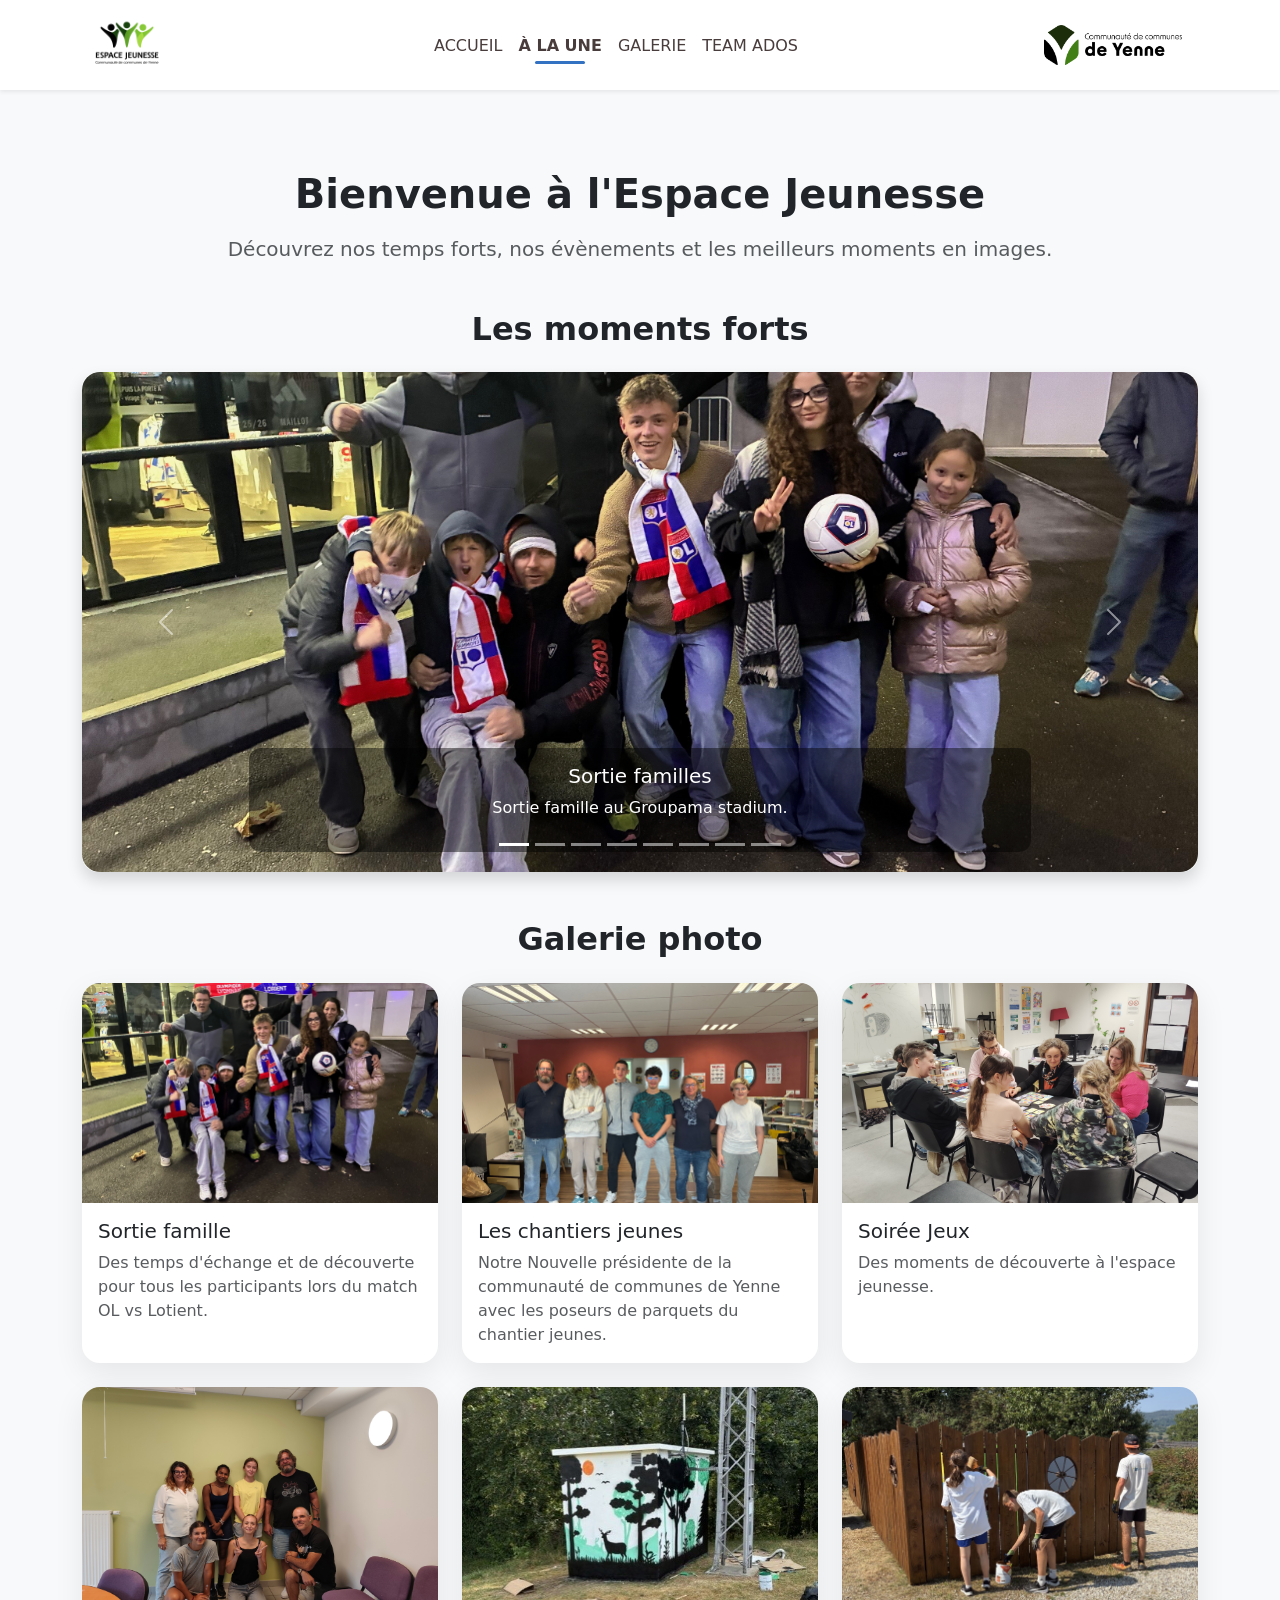
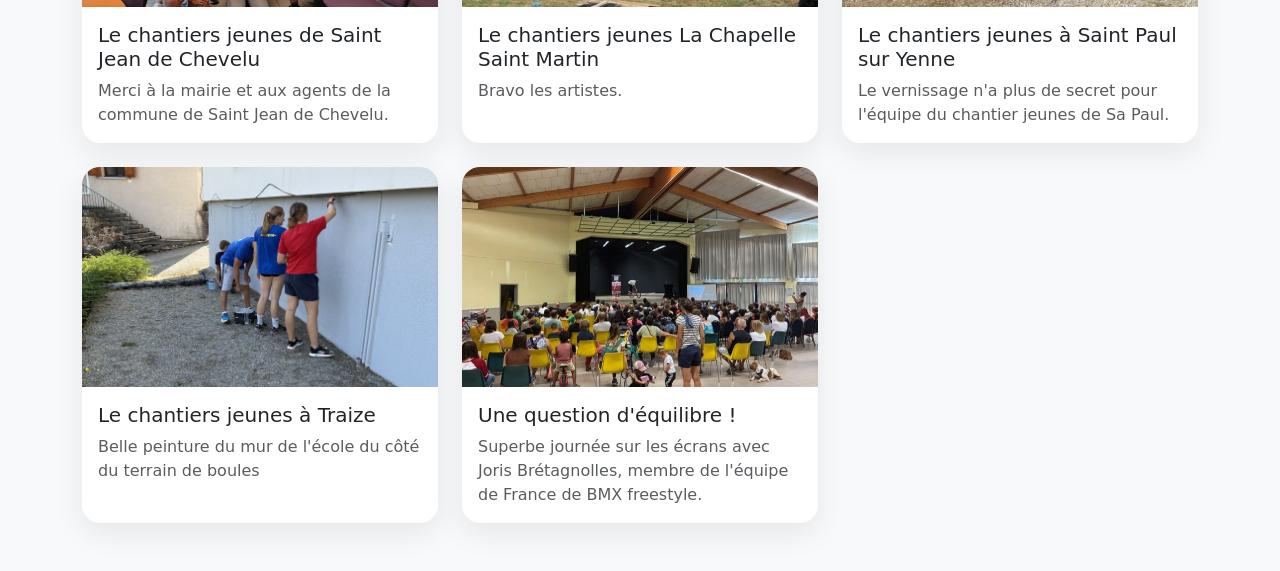
<file: medias.html>
<!doctype html>
<html lang="fr">
  <head>
    <meta charset="UTF-8" />
    <meta name="viewport" content="width=device-width, initial-scale=1.0" />

    <link
      rel="icon"
      type="image/x-icon"
      class="rounded"
      href="assets/favicon/favicon-rounded.ico"
    />

    <!-- Bootstrap -->
    <link
      rel="stylesheet"
      href="https://cdn.jsdelivr.net/npm/bootstrap@5.3.3/dist/css/bootstrap.min.css"
    />
    <script
      src="https://cdn.jsdelivr.net/npm/bootstrap@5.3.3/dist/js/bootstrap.bundle.min.js"
      integrity="sha384-YvpcrYf0tY3lHB60NNkmXc5s9fDVZLESaAA55NDzOxhy9GkcIdslK1eN7N6jIeHz"
      crossorigin="anonymous"
    ></script>
    <link
      rel="stylesheet"
      href="https://cdn.jsdelivr.net/npm/bootstrap-icons@1.13.1/font/bootstrap-icons.min.css"
    />

    <!-- CSS -->
    <link rel="stylesheet" href="assets/css/style.css" />
    <link rel="stylesheet" href="assets/css/navbar.css" />
    <link rel="stylesheet" href="assets/css/medias.css" />

    <title>Site jeunesse</title>
  </head>

  <body
    data-bs-spy="scroll"
    data-bs-target="#navbarNav"
    data-bs-offset="100"
    tabindex="0"
  >
    <!-- navBar -->
    <nav class="navbar fixed-top navbar-expand-lg bg-white shadow-sm">
      <div class="container">
        <a class="navbar-brand text-center" href="/">
          <img
            src="assets/logos/logo-espace-jeunesse.png"
            alt="logo-espace-jeunesse"
            height="60"
          />
        </a>

        <button
          class="navbar-toggler"
          type="button"
          data-bs-toggle="collapse"
          data-bs-target="#navbarNav"
          aria-controls="navbarNav"
          aria-expanded="false"
          aria-label="Toggle navigation"
        >
          <span class="navbar-toggler-icon"></span>
        </button>

        <div class="collapse navbar-collapse" id="navbarNav">
          <ul class="navbar-nav mx-auto">
            <li class="nav-item">
              <a class="nav-link" href="index.html">Accueil</a>
            </li>
            <li class="nav-item">
              <a class="nav-link" href="#carouselPhotos">À la une</a>
            </li>
            <li class="nav-item">
              <a class="nav-link" href="#galerie">Galerie</a>
            </li>
            <li class="nav-item">
              <a class="nav-link" href="teamados.html">Team ados</a>
            </li>
          </ul>
        </div>

        <a
          class="navbar-brand d-none d-lg-block"
          href="https://ccyenne.fr/"
          target="_blank"
        >
          <img
            src="assets/logos/logo-comcom-yenne.png"
            alt="logo-comcom-yenne"
            height="40"
          />
        </a>
      </div>
    </nav>

    <main>
      <!-- Intro -->
      <section id="accueil" class="hero-section">
        <div class="container text-center">
          <h1 class="mb-3">Bienvenue à l'Espace Jeunesse</h1>
          <p class="lead text-muted">
            Découvrez nos temps forts, nos évènements et les meilleurs moments
            en images.
          </p>
        </div>
      </section>

      <!-- Carousel -->
      <section id="carouselPhotos" class="pb-5">
        <div class="container">
          <h2 class="section-title text-center">Les moments forts</h2>

          <div
            id="mainCarousel"
            class="carousel slide carousel-fade"
            data-bs-ride="carousel"
          >
            <div class="carousel-indicators">
              <button
                type="button"
                data-bs-target="#mainCarousel"
                data-bs-slide-to="0"
                class="active"
                aria-current="true"
                aria-label="Slide 1"
              ></button>
              <button
                type="button"
                data-bs-target="#mainCarousel"
                data-bs-slide-to="1"
                aria-label="Slide 2"
              ></button>
              <button
                type="button"
                data-bs-target="#mainCarousel"
                data-bs-slide-to="2"
                aria-label="Slide 3"
              ></button>
              <button
                type="button"
                data-bs-target="#mainCarousel"
                data-bs-slide-to="3"
                aria-label="Slide 4"
              ></button>
              <button
                type="button"
                data-bs-target="#mainCarousel"
                data-bs-slide-to="4"
                aria-label="Slide 5"
              ></button>
              <button
                type="button"
                data-bs-target="#mainCarousel"
                data-bs-slide-to="5"
                aria-label="Slide 6"
              ></button>
              <button
                type="button"
                data-bs-target="#mainCarousel"
                data-bs-slide-to="6"
                aria-label="Slide 7"
              ></button>
              <button
                type="button"
                data-bs-target="#mainCarousel"
                data-bs-slide-to="7"
                aria-label="Slide 8"
              ></button>
            </div>

            <div class="carousel-inner rounded-4 shadow">
              <div class="carousel-item active" data-bs-interval="3000">
                <img
                  src="assets/images/Sortie-famille-ol.jpg"
                  class="d-block w-100"
                  alt="Sortie famille au Groupama stadium"
                />
                <div class="carousel-caption d-none d-md-block">
                  <h5>Sortie familles</h5>
                  <p>Sortie famille au Groupama stadium.</p>
                </div>
              </div>

              <div class="carousel-item" data-bs-interval="3000">
                <img
                  src="assets/images/chantier-jeunes.jpg"
                  class="d-block w-100"
                  alt="Jeunes en évènement"
                />
                <div class="carousel-caption d-none d-md-block">
                  <h5>Les chantiers jeunes</h5>
                  <p>
                    Des moments forts tout au long de l'année pour les jeunes.
                  </p>
                </div>
              </div>

              <div class="carousel-item" data-bs-interval="3000">
                <img
                  src="assets/images/Soirée-jeux.jpg"
                  class="d-block w-100"
                  alt="Ambiance conviviale"
                />
                <div class="carousel-caption d-none d-md-block">
                  <h5>Convivialité et partage</h5>
                  <p>
                    Un espace vivant pour se retrouver et construire des
                    projets.
                  </p>
                </div>
              </div>

              <div class="carousel-item" data-bs-interval="3000">
                <img
                  src="assets/images/Chantier jeunes Saint Jean.jpg"
                  class="d-block w-100"
                  alt="Ambiance conviviale"
                />
                <div class="carousel-caption d-none d-md-block">
                  <h5>Chantier jeunes</h5>
                  <p>
                    Un espace vivant pour se retrouver et construire des
                    projets.
                  </p>
                </div>
              </div>

              <div class="carousel-item" data-bs-interval="3000">
                <img
                  src="assets/images/Château d'eau La chapelle saint martin.jpg"
                  class="d-block w-100"
                  alt="Ambiance conviviale"
                />
                <div class="carousel-caption d-none d-md-block">
                  <h5>Chantier jeunes La Chapelle Saint Martin</h5>
                  <p>
                    Un espace vivant pour se retrouver et construire des
                    projets.
                  </p>
                </div>
              </div>

              <div class="carousel-item" data-bs-interval="3000">
                <img
                  src="assets/images/Chantier saint paul.jpg"
                  class="d-block w-100"
                  alt="Ambiance conviviale"
                />
                <div class="carousel-caption d-none d-md-block">
                  <h5>Chantier jeunes à Saint Paul sur Yenne</h5>
                  <p>Des experts en vernissage !!</p>
                </div>
              </div>

              <div class="carousel-item" data-bs-interval="3000">
                <img
                  src="assets/images/Chantier Traize.jpg"
                  class="d-block w-100"
                  alt="Ambiance conviviale"
                />
                <div class="carousel-caption d-none d-md-block">
                  <h5>Chantier jeunes à Traize</h5>
                  <p>Un mur tout neuf pour l'école de Traize.</p>
                </div>
              </div>

              <div class="carousel-item" data-bs-interval="3000">
                <img
                  src="assets/images/Scène du 26-06-26.jpeg"
                  class="d-block w-100"
                  alt="Ambiance conviviale"
                />
                <div class="carousel-caption d-none d-md-block">
                  <h5>Une question d'équilibre !</h5>
                  <p>
                    Superbe journée sur les écrans avec Joris Brétagnolles,
                    membre de l'équipe de France de BMX freestyle.
                  </p>
                </div>
              </div>
            </div>

            <button
              class="carousel-control-prev"
              type="button"
              data-bs-target="#mainCarousel"
              data-bs-slide="prev"
            >
              <span
                class="carousel-control-prev-icon"
                aria-hidden="true"
              ></span>
              <span class="visually-hidden">Précédent</span>
            </button>
            <button
              class="carousel-control-next"
              type="button"
              data-bs-target="#mainCarousel"
              data-bs-slide="next"
            >
              <span
                class="carousel-control-next-icon"
                aria-hidden="true"
              ></span>
              <span class="visually-hidden">Suivant</span>
            </button>
          </div>
        </div>
      </section>

      <!-- Galerie -->
      <section id="galerie" class="pb-5">
        <div class="container">
          <h2 class="section-title text-center">Galerie photo</h2>

          <div class="row g-4">
            <div class="col-md-6 col-lg-4">
              <div class="card gallery-card h-100">
                <img
                  src="assets/images/Sortie-famille-ol.jpg"
                  class="card-img-top"
                  alt="Animation jeunesse"
                />
                <div class="card-body">
                  <h5 class="card-title">Sortie famille</h5>
                  <p class="card-text text-muted">
                    Des temps d'échange et de découverte pour tous les
                    participants lors du match OL vs Lotient.
                  </p>
                </div>
              </div>
            </div>

            <div class="col-md-6 col-lg-4">
              <div class="card gallery-card h-100">
                <img
                  src="assets/images/chantier-jeunes.jpg"
                  class="card-img-top"
                  alt="Projet de groupe"
                />
                <div class="card-body">
                  <h5 class="card-title">Les chantiers jeunes</h5>
                  <p class="card-text text-muted">
                    Notre Nouvelle présidente de la communauté de communes de
                    Yenne avec les poseurs de parquets du chantier jeunes.
                  </p>
                </div>
              </div>
            </div>

            <div class="col-md-6 col-lg-4">
              <div class="card gallery-card h-100">
                <img
                  src="assets/images/Soirée-jeux.jpg"
                  class="card-img-top"
                  alt="Sortie extérieure"
                />
                <div class="card-body">
                  <h5 class="card-title">Soirée Jeux</h5>
                  <p class="card-text text-muted">
                    Des moments de découverte à l'espace jeunesse.
                  </p>
                </div>
              </div>
            </div>

            <div class="col-md-6 col-lg-4">
              <div class="card gallery-card h-100">
                <img
                  src="assets/images/Chantier jeunes Saint Jean.jpg"
                  class="card-img-top"
                  alt="Projet de groupe"
                />
                <div class="card-body">
                  <h5 class="card-title">
                    Le chantiers jeunes de Saint Jean de Chevelu
                  </h5>
                  <p class="card-text text-muted">
                    Merci à la mairie et aux agents de la commune de Saint Jean
                    de Chevelu.
                  </p>
                </div>
              </div>
            </div>

            <div class="col-md-6 col-lg-4">
              <div class="card gallery-card h-100">
                <img
                  src="assets/images/Château d'eau La chapelle saint martin.jpg"
                  class="card-img-top"
                  alt="Projet de groupe"
                />
                <div class="card-body">
                  <h5 class="card-title">
                    Le chantiers jeunes La Chapelle Saint Martin
                  </h5>
                  <p class="card-text text-muted">Bravo les artistes.</p>
                </div>
              </div>
            </div>

            <div class="col-md-6 col-lg-4">
              <div class="card gallery-card h-100">
                <img
                  src="assets/images/Chantier saint paul.jpg"
                  class="card-img-top"
                  alt="Projet de groupe"
                />
                <div class="card-body">
                  <h5 class="card-title">
                    Le chantiers jeunes à Saint Paul sur Yenne
                  </h5>
                  <p class="card-text text-muted">
                    Le vernissage n'a plus de secret pour l'équipe du chantier
                    jeunes de Sa Paul.
                  </p>
                </div>
              </div>
            </div>

            <div class="col-md-6 col-lg-4">
              <div class="card gallery-card h-100">
                <img
                  src="assets/images/Chantier Traize.jpg"
                  class="card-img-top"
                  alt="Projet de groupe"
                />
                <div class="card-body">
                  <h5 class="card-title">Le chantiers jeunes à Traize</h5>
                  <p class="card-text text-muted">
                    Belle peinture du mur de l'école du côté du terrain de
                    boules
                  </p>
                </div>
              </div>
            </div>

            <div class="col-md-6 col-lg-4">
              <div class="card gallery-card h-100">
                <img
                  src="assets/images/Scène du 26-06-26.jpeg"
                  class="card-img-top"
                  alt="Projet de groupe"
                />
                <div class="card-body">
                  <h5 class="card-title">Une question d'équilibre !</h5>
                  <p class="card-text text-muted">
                    Superbe journée sur les écrans avec Joris Brétagnolles,
                    membre de l'équipe de France de BMX freestyle.
                  </p>
                </div>
              </div>
            </div>
          </div>
        </div>
      </section>
    </main>
  </body>
</html>
</file>
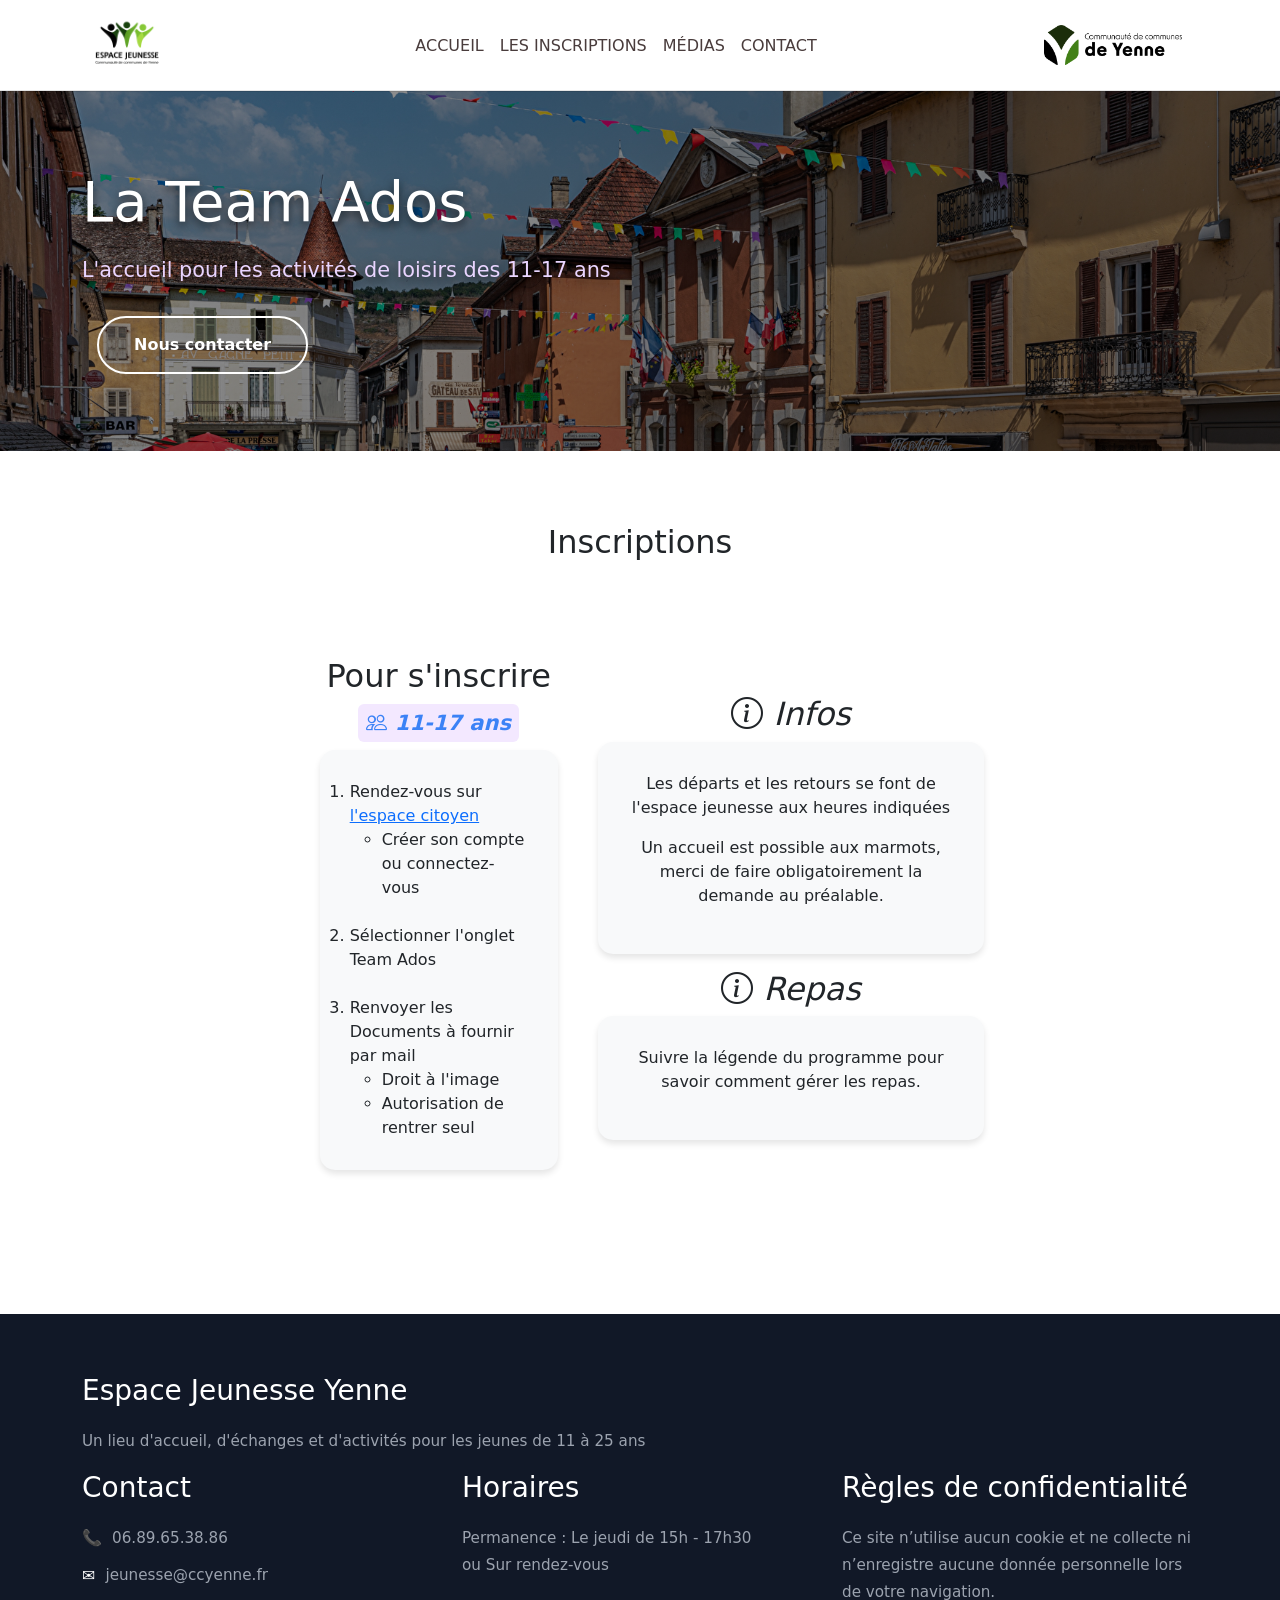
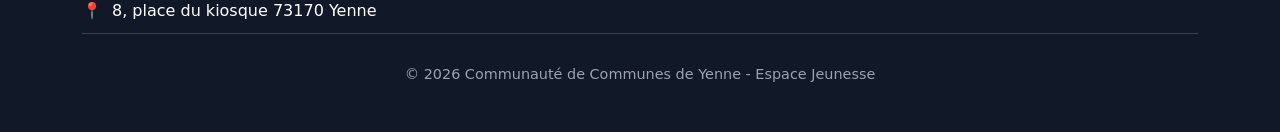
<file: teamados.html>
<!doctype html>
<html lang="fr">
  <head>
    <meta charset="UTF-8" />
    <meta name="viewport" content="width=device-width, initial-scale=1.0" />

    <link
      rel="icon"
      type="image/x-icon"
      class="rounded"
      href="assets/favicon/favicon-rounded.ico"
    />

    <!-- link bootstrap -->
    <link
      rel="stylesheet"
      href="https://cdn.jsdelivr.net/npm/bootstrap@5.3.3/dist/css/bootstrap.min.css"
    />
    <script
      src="https://cdn.jsdelivr.net/npm/bootstrap@5.3.3/dist/js/bootstrap.bundle.min.js"
      integrity="sha384-YvpcrYf0tY3lHB60NNkmXc5s9fDVZLESaAA55NDzOxhy9GkcIdslK1eN7N6jIeHz"
      crossorigin="anonymous"
    ></script>
    <link
      rel="stylesheet"
      href="https://cdn.jsdelivr.net/npm/bootstrap-icons@1.13.1/font/bootstrap-icons.min.css"
    />

    <!-- link css -->
    <link rel="stylesheet" href="assets/css/style.css" />
    <link rel="stylesheet" href="assets/css/navbar.css" />
    <title>Team Ados</title>
  </head>
  <body>
    <!-- navBar -->
    <nav class="navbar fixed-top navbar-expand-lg">
      <div class="container">
        <a class="navbar-brand" href="#">
          <img
            src="assets/logos/logo-espace-jeunesse.png"
            alt="logo-espace-jeunesse"
            height="60"
          />
        </a>

        <button
          class="navbar-toggler"
          type="button"
          data-bs-toggle="collapse"
          data-bs-target="#navbarNav"
          aria-controls="navbarNav"
          aria-expanded="false"
          aria-label="Toggle navigation"
        >
          <span class="navbar-toggler-icon"></span>
        </button>

        <div class="collapse navbar-collapse" id="navbarNav">
          <ul class="navbar-nav mx-auto">
            <li class="nav-item">
              <a class="nav-link" aria-current="page" href="index.html">
                Accueil
              </a>
            </li>
            <!-- 
            <li class="nav-item">
              <a class="nav-link" href="#mercredis">Les mercredis</a>
            </li>
            -->
            <li class="nav-item">
              <a class="nav-link" href="#vacances">Les inscriptions</a>
            </li>
            <li class="nav-item">
              <a class="nav-link" href="medias.html">Médias</a>
            </li>
            <li class="nav-item">
              <a
                class="nav-link"
                href="#"
                data-bs-toggle="modal"
                data-bs-target="#localModalTeam"
              >
                Contact
              </a>
            </li>
          </ul>
        </div>
        <a
          class="navbar-brand hidden"
          href="https://ccyenne.fr/"
          target="_blank"
          no_repear
        >
          <img
            src="assets/logos/logo-comcom-yenne.png"
            alt="logo-comcom-yenne"
            height="40"
          />
        </a>
      </div>
    </nav>

    <header></header>

    <!-- Hero Section -->
    <section id="accueil" class="hero">
      <div class="container">
        <div class="hero-content justify-content-center align-items-center">
          <h1 class="mt-3">La Team Ados</h1>
          <p>L'accueil pour les activités de loisirs des 11-17 ans</p>
          <div class="mb-3">
            <a
              href="#"
              data-bs-toggle="modal"
              data-bs-target="#localModalTeam"
              class="btn btn-secondary"
              >Nous contacter</a
            >
          </div>
        </div>
      </div>
    </section>

    <!-- Les vacances -->
    <section id="vacances" class="vacances p-5">
      <div class="container mt-3">
        <div class="col-lg-12">
          <h2 class="p-2 text-center">Inscriptions</h2>
        </div>
        <!--
        <div class="row d-flex align-items-center justify-content-center">
          <div class="col-12">
            <div class="row d-flex align-items-center justify-content-center">
              <div
                class="col-lg-4 col-sm-12 p-2 d-flex justify-content-center"
                data-bs-toggle="tooltip"
                data-bs-placement="top"
                title="Cliquer sur l'image pour l'agrandir"
              >
                <img
                  src="assets/images/TAavril1.png"
                  alt="programme-vacances-team"
                  class="card-img-top border-1 shadow rounded img-prg"
                  data-bs-toggle="modal"
                  data-bs-target="#imageModal1"
                  onclick="openImage(this)"
                />
              </div>

              <div
                class="col-lg-4 col-sm-12 p-2 d-flex justify-content-center"
                data-bs-toggle="tooltip"
                data-bs-placement="top"
                title="Cliquer sur l'image pour l'agrandir"
              >
                <img
                  src="assets/images/TAavril2.png"
                  alt="programme-vacances-team"
                  class="card-img-top border-1 shadow rounded img-prg"
                  data-bs-toggle="modal"
                  data-bs-target="#imageModal2"
                  onclick="openImage(this)"
                />
              </div>
              <div
                class="col-lg-4 col-sm-12 p-2 d-flex justify-content-center"
                data-bs-toggle="tooltip"
                data-bs-placement="top"
                title="Cliquer sur l'image pour l'agrandir"
              >
                <img
                  src="assets/images/AfficheBasketVacAvril26.png"
                  alt="programme-vacances-team"
                  class="card-img-top border-1 shadow rounded img-prg"
                  data-bs-toggle="modal"
                  data-bs-target="#imageModal3"
                  onclick="openImage(this)"
                />
              </div>
            </div>
          </div>
          -->
        </div>
      </div>
      <div class="row d-flex align-items-center justify-content-center mt-5">
        <div class="col-lg-3 col-md-12 col-12 p-2">
          <div class="text-center mt-2 p-4">
            <h2>Pour s'inscrire</h2>
            <h3>
              <i class="bi bi-people text-blue icon-purple badge p-2">
                11-17 ans</i
              >
            </h3>
            <ol class="text-start info-card center bg-body-tertiary">
              <li>
                Rendez-vous sur
                <a
                  href="https://www.espace-citoyens.net/ccyenne/espace-citoyens/"
                  target="_blank"
                >
                  l'espace citoyen
                </a>
                <ul>
                  <li>Créer son compte ou connectez-vous</li>
                </ul>
              </li>
              <br />
              <li>Sélectionner l'onglet Team Ados</li>
              <br />
              <li>
                Renvoyer les Documents à fournir par mail
                <ul class="text-start">
                  <li>Droit à l'image</li>
                  <li>Autorisation de rentrer seul</li>
                </ul>
              </li>
            </ol>
          </div>
        </div>
        <div class="col-lg-4 col-md-12 col-12 p-2">
          <h2 class="text-center">
            <i class="bi bi-info-circle"> Infos</i>
          </h2>
          <div class="text-center info-card bg-body-tertiary">
            <p>
              Les départs et les retours se font de l'espace jeunesse aux heures
              indiquées
            </p>
            <p>
              Un accueil est possible aux marmots, merci de faire
              obligatoirement la demande au préalable.
            </p>
          </div>
          <div class="text-center mt-3">
            <h2>
              <i class="bi bi-info-circle"> Repas</i>
            </h2>
            <div class="text-center info-card bg-body-tertiary">
              <p>
                Suivre la légende du programme pour savoir comment gérer les
                repas.
              </p>
            </div>
          </div>
        </div>
      </div>
    </section>

    <!-- Footer -->
    <footer class="mt-5">
      <div class="container">
        <div class="footer-grid">
          <div class="footer-section">
            <h3>Espace Jeunesse Yenne</h3>
            <p>
              Un lieu d'accueil, d'échanges et d'activités pour les jeunes de 11
              à 25 ans
            </p>
          </div>

          <div class="footer-section">
            <div class="row">
              <div class="col-lg-4 col-md-6 col-sm-12">
                <h3>Contact</h3>
                <div class="footer-info">
                  <span>📞</span>
                  <span>
                    <a href="tel:0689653886"> 06.89.65.38.86 </a>
                  </span>
                </div>
                <div class="footer-info">
                  <span>✉️</span>
                  <span>
                    <a href="mailto:jeunesse@ccyenne.fr">
                      jeunesse@ccyenne.fr
                    </a>
                  </span>
                </div>
                <div class="footer-info">
                  <span>📍</span>
                  <span>8, place du kiosque 73170 Yenne</span>
                </div>
              </div>
              <div class="col-lg-4 col-md-6 col-sm-12">
                <div class="footer-section">
                  <h3>Horaires</h3>
                  <p>
                    Permanence : Le jeudi de 15h - 17h30 <br />ou Sur
                    rendez-vous
                  </p>
                </div>
              </div>
              <div class="col-lg-4 col-md-6 col-sm-12">
                <div class="footer-section">
                  <h3>Règles de confidentialité</h3>
                  <p>
                    Ce site n’utilise aucun cookie et ne collecte ni
                    n’enregistre aucune donnée personnelle lors de votre
                    navigation.
                  </p>
                </div>
              </div>
            </div>
          </div>
        </div>
        <div class="footer-bottom">
          <p>&copy; 2026 Communauté de Communes de Yenne - Espace Jeunesse</p>
        </div>
      </div>
    </footer>

    <!-- Modal localisation-->
    <div
      class="modal fade"
      id="localModalTeam"
      tabindex="-1"
      aria-labelledby="localModalLabel"
      aria-hidden="true"
    >
      <div class="modal-dialog modal-dialog-centered modal-xl">
        <div class="modal-content bg-white p-2">
          <div class="modal-header badge-green d-flex align-items-center">
            <div class="row w-100">
              <div class="col-lg-6 col-md-6 col-sm-12 text-start">
                <p
                  class="address"
                  class="modal-title fs-5"
                  id="localeModalLabel"
                >
                  📍 8 Pl. du kiosque <br />
                  <span class="mx-4">73210 Yenne</span>
                </p>
              </div>

              <div class="col-lg-6 col-md-6 col-sm-12 text-end">
                <div class="text-white-modal-chantier">
                  <a href="tel:0689653886">
                    <i class="bi bi-telephone-fill"></i> 06.73.49.77.79
                  </a>
                </div>

                <div class="text-white-modal-chantier">
                  <a href="mailto:teamado@ccyenne.fr">
                    <i class="bi bi-envelope-arrow-up-fill"></i>
                    teamado@ccyenne.fr
                  </a>
                </div>
              </div>
            </div>
          </div>
          <div class="modal-body">
            <div class="map-container">
              <iframe
                src="https://www.google.com/maps/embed?pb=!1m18!1m12!1m3!1d2786.434051000952!2d5.754412375773543!3d45.702328517519604!2m3!1f0!2f0!3f0!3m2!1i1024!2i768!4f13.1!3m3!1m2!1s0x478b0db8817c2691%3A0x22d137d47124b8c6!2s8%20Pl.%20du%20Kiosque%2C%2073170%20Yenne!5e0!3m2!1sfr!2sfr!4v1772804956168!5m2!1sfr!2sfr"
                style="border: 0"
                allowfullscreen=""
                loading="lazy"
                referrerpolicy="no-referrer-when-downgrade"
              ></iframe>
            </div>
          </div>
          <div class="modal-footer badge-green">
            <button
              type="button"
              class="btn-small btn-jeunesse"
              data-bs-dismiss="modal"
            >
              Fermer
            </button>
          </div>
        </div>
      </div>
    </div>

    <!-- Modal images programme-->
    <div class="modal fade" id="imageModal1" tabindex="-1">
      <div class="modal-dialog modal-dialog-centered modal-xl">
        <div class="modal-content bg-transparent border-0">
          <div class="modal-body text-center p-0">
            <img src="assets/images/TAavril1.png" class="img-fluid rounded" />
          </div>
        </div>
      </div>
    </div>

    <!-- Modal images programme 2-->
    <div class="modal fade" id="imageModal2" tabindex="-1">
      <div class="modal-dialog modal-dialog-centered modal-xl">
        <div class="modal-content bg-transparent border-0">
          <div class="modal-body text-center p-0">
            <img src="assets/images/TAavril2.png" class="img-fluid rounded" />
          </div>
        </div>
      </div>
    </div>

    <!-- Modal images programme 3-->
    <div class="modal fade" id="imageModal3" tabindex="-1">
      <div class="modal-dialog modal-dialog-centered modal-xl">
        <div class="modal-content bg-transparent border-0">
          <div class="modal-body text-center p-0">
            <img
              src="assets/images/AfficheBasketVacAvril26.png"
              class="img-fluid rounded"
            />
          </div>
        </div>
      </div>
    </div>
    <script>
      var tooltipTriggerList = [].slice.call(
        document.querySelectorAll('[data-bs-toggle="tooltip"]'),
      );
      var tooltipList = tooltipTriggerList.map(function (tooltipTriggerEl) {
        return new bootstrap.Tooltip(tooltipTriggerEl);
      });
    </script>
  </body>
</html>
</file>
<file: assets/css/style.css>
* {
  margin: 0;
  padding: 0;
  box-sizing: border-box;
}

.caveat-brush-regular {
  font-family: "Caveat Brush", cursive;
  font-weight: 400;
  font-style: normal;
}

.col-center {
  margin-left: auto;
  margin-right: auto;
  width: 250px;
}

.center {
  margin-left: auto;
  margin-right: auto;
}

.text-justify {
  text-align: justify;
}

/* Header */
header {
  background: white;
  height: 91px;
}

.header-content {
  display: flex;
  justify-content: space-between;
  align-items: center;
}

.header-title h1 {
  font-size: 1.8rem;
  margin-bottom: 5px;
}

.header-title p {
  font-size: 0.9rem;
}

.hero h1,
.hero p {
  text-shadow: 0 4px 10px rgba(0, 0, 0, 0.6);
}

/* Hero Section */
.hero {
  position: relative;
  min-height: 40vh;
  display: flex;
  align-items: center;
  justify-content: center;
  color: white;
  overflow: hidden;
}

.hero::before {
  content: "";
  position: absolute;
  inset: 0;

  background:
    linear-gradient(135deg, rgba(0, 0, 0, 0.4), rgba(0, 0, 0, 0.6)),
    url("../../assets/images/photo-Yenne.jpg");

  background-size: cover;
  background-position: center;
  background-repeat: no-repeat;

  animation: heroZoom 12s ease-in-out infinite alternate;

  z-index: -1;
}

@keyframes heroZoom {
  from {
    transform: scale(1);
  }

  to {
    transform: scale(1.1);
  }
}

.hero-content {
  max-width: 700px;
}

.hero h1 {
  font-size: 3.5rem;
  margin-bottom: 20px;
}

.hero p {
  font-size: 1.3rem;
  margin-bottom: 30px;
  color: #e9d5ff;
}

.btn {
  display: inline-block;
  padding: 15px 35px;
  border-radius: 50px;
  text-decoration: none;
  font-weight: 600;
  transition: all 0.3s;
  cursor: pointer;
  border: none;
  font-size: 1rem;
}

.btn-small {
  display: inline-block;
  padding: 3px 35px;
  border-radius: 50px;
  text-decoration: none;
  font-weight: 600;
  transition: all 0.3s;
  cursor: pointer;
  border: none;
  font-size: 1rem;
}

.btn-primary {
  background: white;
  color: #9333ea;
}

.btn-primary:hover {
  background: #f3e8ff;
}

.btn-secondary {
  background: transparent;
  color: white;
  border: 2px solid white;
  margin-left: 15px;
}

.btn-secondary:hover {
  background: rgba(255, 255, 255, 0.1);
}

.btn-jeunesse {
  background: white;
  color: #9333ea;
}

.btn-jeunesse:hover {
  background: #6a1fbb;
  color: white;
}

/* Quick Info Section */
.info-card {
  background: white;
  padding: 30px;
  border-radius: 15px;
  box-shadow: 0 4px 6px rgba(0, 0, 0, 0.1);
  transition: box-shadow 0.3s;
}

.info-card:hover {
  box-shadow: 0 10px 20px rgba(0, 0, 0, 0.15);
}

.icon-circle {
  width: 60px;
  height: 60px;
  border-radius: 50%;
  display: flex;
  align-items: center;
  justify-content: center;
  font-size: 1.5rem;
  flex-shrink: 0;
}

.icon-purple {
  background: #f3e8ff;
  color: #9333ea;
}

.bg-purple {
  background: linear-gradient(#9233ea75, #65369048);
  color: #f3e8ff;
}

.icon-pink {
  background: #fce7f3;
  color: #ec4899;
}

.bg-pink {
  background: linear-gradient(#ec4899, #9e396c);
  color: #fce7f3;
}

.bg-red-light {
  background: linear-gradient(#f0550df0, #e27d2a);
  color: #fce7f3;
}

.icon-blue {
  background: #dbeafe;
  color: #3b82f6;
}

.bg-blue {
  background: linear-gradient(#3b82f6, #355282);
  color: #dbeafe;
}

.text-purple {
  color: #9333ea;
}

.text-pink {
  color: #ec4899;
}

.text-blue {
  color: #3b82f6;
}

.map-container,
iframe {
  width: 100%;
  height: 400px;
}

/* Activities Section */

.align-col {
  margin-right: auto;
  margin-left: auto;
}

.list-group {
  max-width: 500px !important;
  margin-right: auto !important;
  margin-left: auto !important;
}

#activites .card {
  background: white;
  border-radius: 15px;
  box-shadow: 0 4px 6px rgba(0, 0, 0, 0.1);
  overflow: hidden;
  transition: all 0.3s;
}

#activites .card:hover {
  box-shadow: 0 20px 40px rgba(0, 0, 0, 0.2);
  transform: translateY(-5px);
}

#activites .activity-image {
  width: 100%;
  height: 200px;
  object-fit: cover;
}

.activity-icon {
  width: 50px;
  height: 50px;
  border-radius: 10px;
  display: flex;
  align-items: center;
  justify-content: center;
  color: white;
  font-size: 1.5rem;
}

.gradient-purple {
  background: linear-gradient(to bottom right, #a855f7, #9333ea);
}
.gradient-pink {
  background: linear-gradient(to bottom right, #ec4899, #db2777);
}
.gradient-blue {
  background: linear-gradient(to bottom right, #3b82f6, #2563eb);
}
.gradient-green {
  background: linear-gradient(to bottom right, #10b981, #059669);
}
.gradient-orange {
  background: linear-gradient(to bottom right, #f97316, #ea580c);
}
.gradient-indigo {
  background: linear-gradient(to bottom right, #6366f1, #4f46e5);
}
.gradient-grey-light {
  background: linear-gradient(to bottom right, #e5e5eb, #aaaaac);
}

.section-title {
  text-align: center;
}

.card {
  height: 100%;
}

/* News Section */

.news-card {
  background: white;
  border-radius: 15px;
  box-shadow: 0 4px 6px rgba(0, 0, 0, 0.1);
  overflow: hidden;
  transition: box-shadow 0.3s;
}

.news-card:hover {
  box-shadow: 0 15px 35px rgba(0, 0, 0, 0.2);
}

.news-accent {
  height: 8px;
}

.accent-purple {
  background: linear-gradient(to right, #a855f7, #9333ea);
}
.accent-blue {
  background: linear-gradient(to right, #3b82f6, #2563eb);
}
.accent-pink {
  background: linear-gradient(to right, #ec4899, #db2777);
}
.accent-green {
  background: linear-gradient(to right, #10b981, #059669);
}
.accent-yellow {
  background: linear-gradient(to right, #f0d807, #f2f54e);
}

.news-content {
  padding: 25px;
}

.news-badge {
  display: inline-block;
  padding: 5px 15px;
  border-radius: 20px;
  font-size: 0.8rem;
  margin-bottom: 15px;
  font-weight: 600;
}

.badge-purple {
  background: #f3e8ff;
  color: #7c3aed;
}
.badge-blue {
  background: #dbeafe;
  color: #2563eb;
}
.badge-pink {
  background: #fce7f3;
  color: #db2777;
}
.badge-green {
  background: #d1fae5;
  color: #059669;
}

.badge-yellow {
  background: #e6f55d;
  color: #96055e;
}

.news-meta {
  display: flex;
  align-items: center;
  gap: 10px;
  color: #6b7280;
  font-size: 0.9rem;
  margin: 10px 0;
}

/* Footer */
footer {
  background: #111827;
  color: white;
  padding: 60px 0 30px;
}

.footer-section h3 {
  margin-bottom: 20px;
}

.footer-section p,
.footer-section a {
  color: #9ca3af;
  font-size: 0.95rem;
  line-height: 1.8;
  text-decoration: none;
}

.footer-info {
  display: flex;
  align-items: center;
  gap: 10px;
  margin-bottom: 10px;
}

.footer-bottom {
  border-top: 1px solid #374151;
  padding-top: 30px;
  text-align: center;
  color: #9ca3af;
  font-size: 0.9rem;
}

/* Modal All */

.modal-title {
  display: flex;
  align-items: center;
  gap: 8px;
}

/* Modal localisation */

.text-white-modal-local {
  text-align: end;
  width: 100%;
}

.text-white-modal-local a {
  color: white;
  text-decoration: none;
}

.text-white-modal-local a:hover {
  color: rgb(37, 33, 53);
  text-decoration: none;
}

.text-white-modal-chantier a {
  color: purple;
  text-decoration: none;
}

.text-white-modal-chantier a:hover {
  color: rgb(238, 110, 131);
  text-decoration: none;
}

.card-emergency {
  max-width: 250px;
  margin-left: auto;
  margin-right: auto;
}

.card-emergency:hover {
  transform: translateY(-5px);
  background-color: red;
}

.card-emergency-text {
  background-color: white !important;
}

.card-emergency-text a {
  color: red !important;
}

.card-emergency-text a:hover {
  font-weight: 800;
}

.img-prg {
  height: 350px;
  width: auto;
  cursor: pointer;
}

.img-prg:hover {
  transform: translateY(-5px);
  height: 350px;
  width: auto;
}

@media screen and (max-width: 990px) {
  .address,
  .text-white-modal-local {
    text-align: center !important;
    width: 100%;
  }
  h1 {
    font-size: 35px !important;
  }
  .img-prg {
    height: 400px;
    width: auto;
  }
}
</file>
<file: assets/css/navbar.css>
* {
  margin: 0;
  padding: 0;
  box-sizing: border-box;
}

.navbar {
  height: 90px;
  background: #fff;
  background-size: cover;
  background-repeat: no-repeat;
  box-shadow: 0 2px 0 rgba(0, 0, 0, 0.1);
}

.navbar a {
  color: #493c3c !important;
  font-family: "Boldonse", system-ui;
  font-weight: 400;
  text-transform: uppercase;
}

.navbar a:hover {
  color: #fff;
  font-weight: 600;
}

@media screen and (max-width: 990px) {
  .navbar-collapse {
    background-size: cover;
    background: #fff;
    background-repeat: no-repeat;
    color: #493c3c !important;
    padding: 10px;
    border-radius: 0 0 15px 15px;
    text-align: center;
  }
  .hidden {
    display: none !important;
  }
}

.navbar-toggler {
  background-color: white !important;
}

.navbar .nav-link {
  position: relative;
  padding-bottom: 6px;
}

.navbar .nav-link::after {
  content: "";
  position: absolute;
  left: 25%;
  bottom: 0;
  width: 0;
  height: 3px;
  background-color: #3371c2;
  transition: width 0.3s ease;
  border-radius: 2px;
}

.navbar .nav-link:hover::after {
  width: 50%;
}

.navbar .nav-link.active::after {
  width: 50%;
}

.navbar .nav-link.active {
  color: #c8d0db;
  font-weight: 700 !important;
}

.navbar-brand {
  display: inline-block;
  transition: transform 0.2s ease;
}

.navbar-brand:hover {
  transform: scale(1.05);
}

@media screen and (max-width: 990px) {
  .navbar a {
    width: 200px;
    margin-left: auto;
    margin-right: auto;
  }
  .logo-comcom {
    display: none;
  }
}
</file>
<file: assets/css/medias.css>
body {
  background-color: #f8f9fa;
}

main {
  padding-top: 110px;
}

.hero-section {
  padding: 60px 0 30px;
}

.hero-section h1 {
  font-weight: 700;
}

.carousel-item img {
  height: 500px;
  object-fit: cover;
  border-radius: 18px;
}

.carousel-caption {
  background: rgba(0, 0, 0, 0.45);
  border-radius: 12px;
  padding: 1rem;
}

.gallery-card {
  border: none;
  border-radius: 18px;
  overflow: hidden;
  box-shadow: 0 10px 30px rgba(0, 0, 0, 0.08);
  transition: transform 0.2s ease;
}

.gallery-card:hover {
  transform: translateY(-4px);
}

.gallery-card img {
  height: 220px;
  object-fit: cover;
}

.section-title {
  font-weight: 700;
  margin-bottom: 1.5rem;
}
</file>
